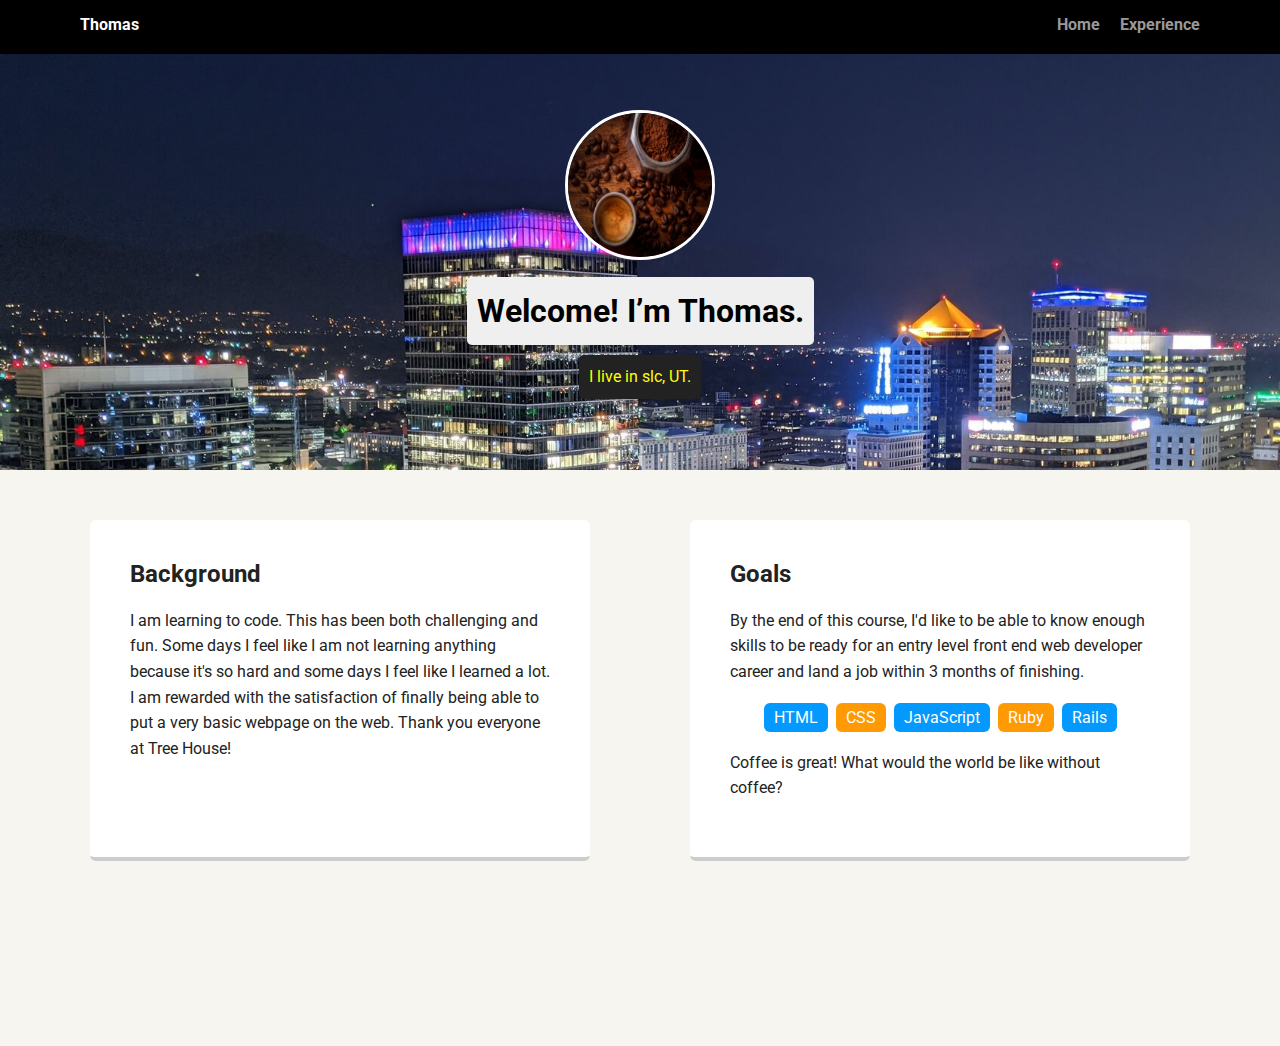
<file: index.html>
<!doctype html>
<html lang="en">
<head> 
  <meta charset="utf-8">
  <title>My Profile</title>
  <meta name="viewport" content="width=device-width, initial-scale=1.0">
  <link rel="stylesheet" href="CSS/styles.css">
  <link href="https://fonts.googleapis.com/css?family=Muli%7CRoboto:400,300,500,700,900" rel="stylesheet"></head>
  <body>

    <div class="main-nav">
        <ul class="nav">
          <li class="name">Thomas</li>
          <li><a href="index.html">Home</a></li>
          <li><a href="second.html">Experience</a></li>
        </ul>
    </div>

    <header>
      <img src="Pictures/rsz_janko-ferlic-h9iq22jjlgk-unsplash.jpg" alt="picture of hot cup of coffee" class="profile-image">
      <h1 class="tag name">Welcome! I’m Thomas.</h1>
      <p class="tag location">I live in slc, UT.</p>
    </header>

    <main class="flex">
      <div class="card">
        <h2>Background</h2>
        <p><dfg/p>
        <p>I am learning to code. This has been both challenging and fun. Some days I feel like I am not learning anything because it's so hard and some days I feel like I learned a lot. I am rewarded with the satisfaction of finally being able to put a very basic webpage on the web. Thank you everyone at Tree House!</p>
      </div> 

      <div class="card">
        <h2>Goals</h2>
        <p>By the end of this course, I'd like to be able to know enough skills to be ready for an entry level front end web developer career and land a job within 3 months of finishing.</p>
        <ul class="skills">
          <li>HTML</li>
          <li>CSS</li>
          <li>JavaScript</li>
          <li>Ruby</li>
          <li>Rails</li>
        </ul>
        <p>Coffee is great! What would the world be like without coffee?</p>
      </div> 

    </main>
    <footer>
      
      <p class="copyright"></p>
    </footer>
  </body>
  </html>
</file>
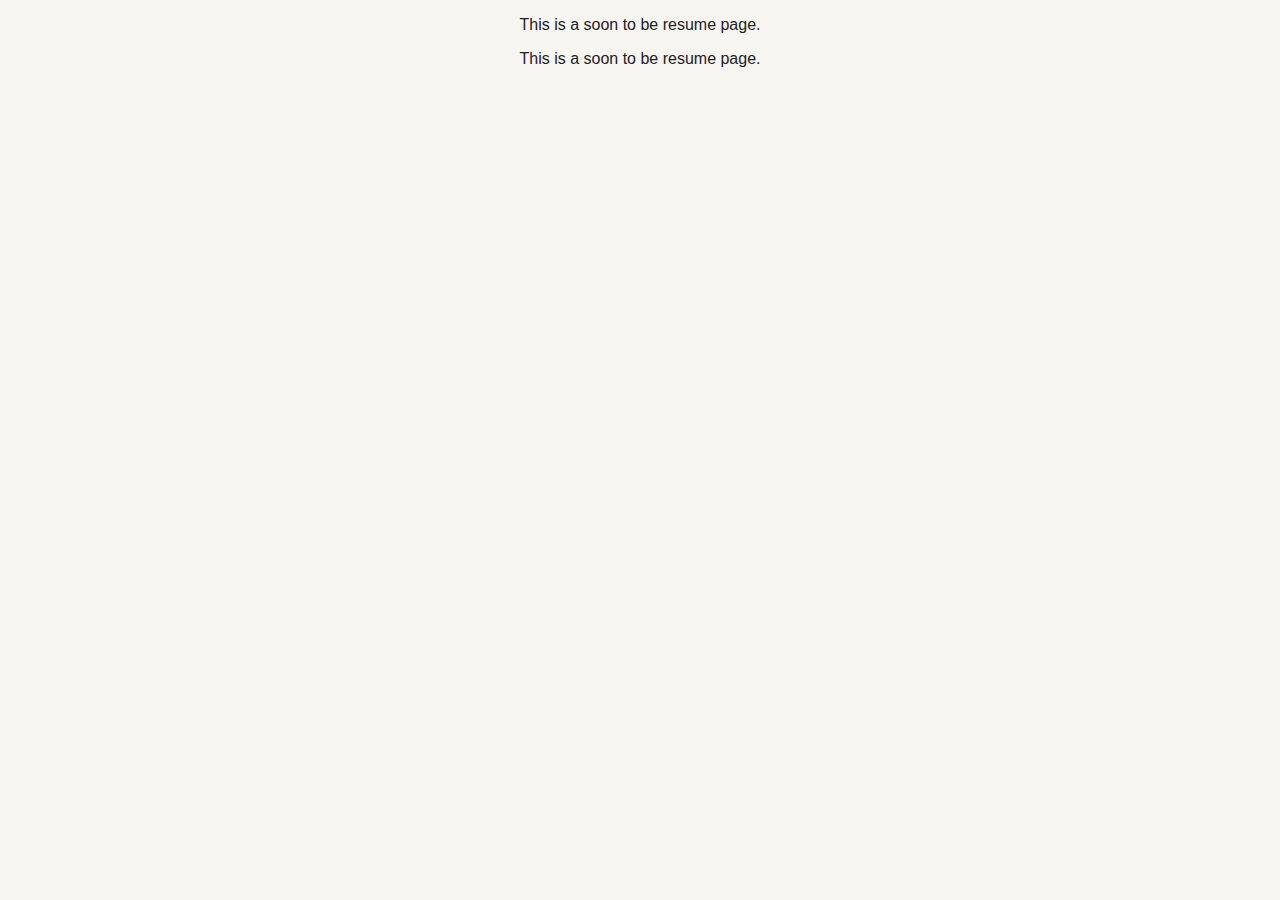
<file: resume.html>
<!DOCTYPE html>
<html lang="en">
<head>
    <link rel="stylesheet" href="CSS/styles.css">
    <meta charset="UTF-8">
    <meta name="viewport" content="width=device-width, initial-scale=1.0">
    <title>Document</title>
</head>
<body>
    <p>This is a soon to be resume page.</p>
</body>
</html>
This is a soon to be resume page.
</file>
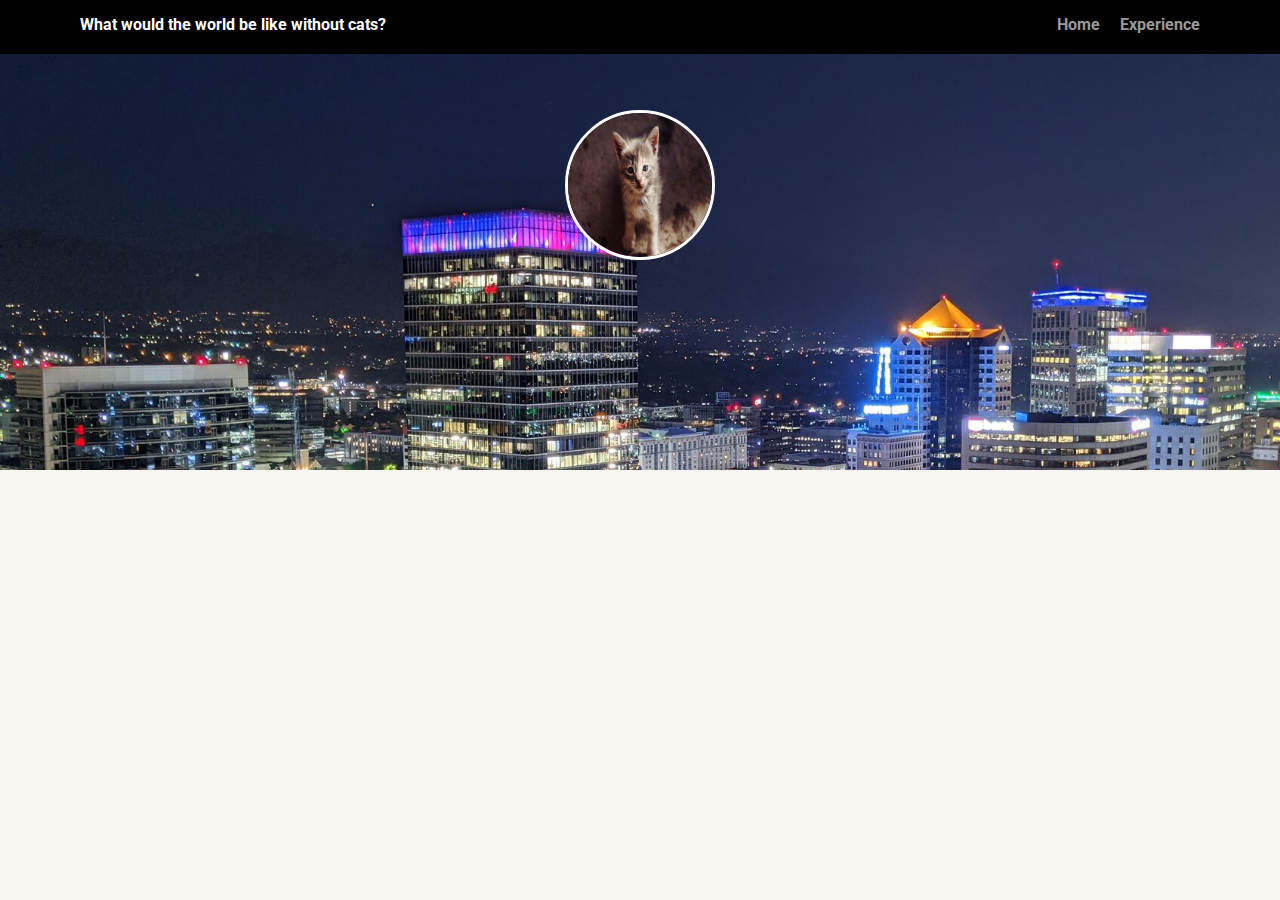
<file: second.html>
<!doctype html>
<html lang="en">
<head>
  <meta charset="utf-8">
  <title>My Profile</title>
  <meta name="viewport" content="width=device-width, initial-scale=1.0">
  <link rel="stylesheet" href="CSS/styles.css">
  <link href="https://fonts.googleapis.com/css?family=Muli%7CRoboto:400,300,500,700,900" rel="stylesheet"></head>
  <body>

    <div class="main-nav">
        <ul class="nav">
          <li class="name">What would the world be like without cats?</li>
          <li><a href="index.html">Home</a></li>
          <li><a href="resume.html">Experience</a></li>
        </ul>
    </div>

    <header class="cat">
      <img src="Pictures/rsz_1rsz_pedro-vergara-saro3zhqzua-unsplash.jpg" alt="hot cup of coffee" class="profile-image">
     
    </header>
</file>
<file: CSS/styles.css>
/* Global Layout Set-up */
* { 
  box-sizing: border-box;
}
  img {
    width: 100%;
  }
body {
  margin: 0;
  padding: 0;
  text-align: center;
  font-family: 'Roboto', sans-serif;
  color: #222;
  background: #f7f5f0;
}
/* Link Styles */

a {
  text-decoration: none;
  color: #999;
}
a:hover {
  color: #6633ff;
}

/* Section Styles */

.main-nav {
  width: 100%;
  background: black;
  min-height: 30px;
  padding: 10px;
  position: fixed;
  text-align: center;
}
.nav {
  display: flex;
  justify-content: space-around;
  font-weight: 700;
  list-style-type: none;
  margin: 0 auto;
  padding: 0;
}
 
.nav .name {
    display: block;
    margin-right: auto;
    color: white;
}
.nav li {
  padding: 5px 10px 10px 10px;
}
.nav a {
  transition: all .5s;
}
.nav a:hover {
  color: white
}


header {
  text-align: center;
  background: url('../Pictures/rsz_tanner-crockett-gkkpcluytgg-unsplash.jpg') no-repeat top center ;
  background-size: cover;
  overflow: hidden;
  padding-top: 60px;
}
header {
  line-height: 1.5;
}
header .profile-image {
  margin-top: 50px;
  width: 150px;
  height: 150px;
  border-radius: 50%;
  border: 3px solid white;
  transition: all .5s;
}
header .profile-image:hover {
  transform: scale(1.2) rotate(5deg);
}
.tag {
  background-color: #efefef;
  color: black;
  padding: 10px;
  border-radius: 5px;
  display: table;
  margin: 10px auto;
} 
.location {
  background-color: #222;
  color: yellow;
}
.card {
  margin: 30px;
  padding: 20px 40px 40px;
  max-width: 500px;
  text-align: left;
  background: #fff;
  border-bottom: 4px solid #ccc;
  border-radius: 6px;
  transition: all .5s;
}
.card:hover {
  border-color: #ff99ff;
}

ul.skills {
  padding: 0;
  text-align: center;
}

.skills li {
  border-radius: 6px;
  display: inline-block;
  background: #ff9904;
  color: white;
  padding: 5px 10px;
  margin: 2px;
}

.skills li:nth-child(odd) {
  background: #0399ff;
}

footer {
  width: 100%;
  min-height: 30px;
  padding: 20px 0 40px 20px;
}

footer .copyright {
  top: -8px;
  font-size: .75em;
}

footer ul {
  list-style-type: none;
  margin: 0;
  padding: 0;
}

footer ul li {
  display: inline-block;
}

.profile-image {
  border-radius: 15px;
}

a.social {
  display: inline-block;
  text-indent: -9999px;
  margin-left: 5px;
  width: 30px;
  height: 30px;
  background-size: 30px 30px;
  opacity: .4;
  transition: all .5s;
}
a.twitter {
  background-image: url(images/twitter.svg);
}
a.linkedin {
  background-image: url(images/linkedin.svg);
}
a.github {
  background-image: url(images/github.svg);
}
a.social:hover {
  opacity: 1;
}
.clearfix {
  clear: both;
}

/* Styles for larger screens */
@media screen and (min-width: 720px) {
  
  .flex {
      display: -ms-flexbox;      /* TWEENER - IE 10 */
      display: flex; 
      max-width: 1200px;
      -ms-flex-pack: distribute;
      justify-content: space-around;
      margin: 0 auto;
  }

  header {
    min-height: 470px;
  }

  .nav {
    max-width: 1200px;
    padding: 0 30px;
  }


  main {
    padding-top: 20px;
  }

  main p {
    line-height: 1.6em;
  }

  footer {
    font-size: 1.3em;
    max-width: 1200px;
    margin: 40px auto;
  }

}
</file>
